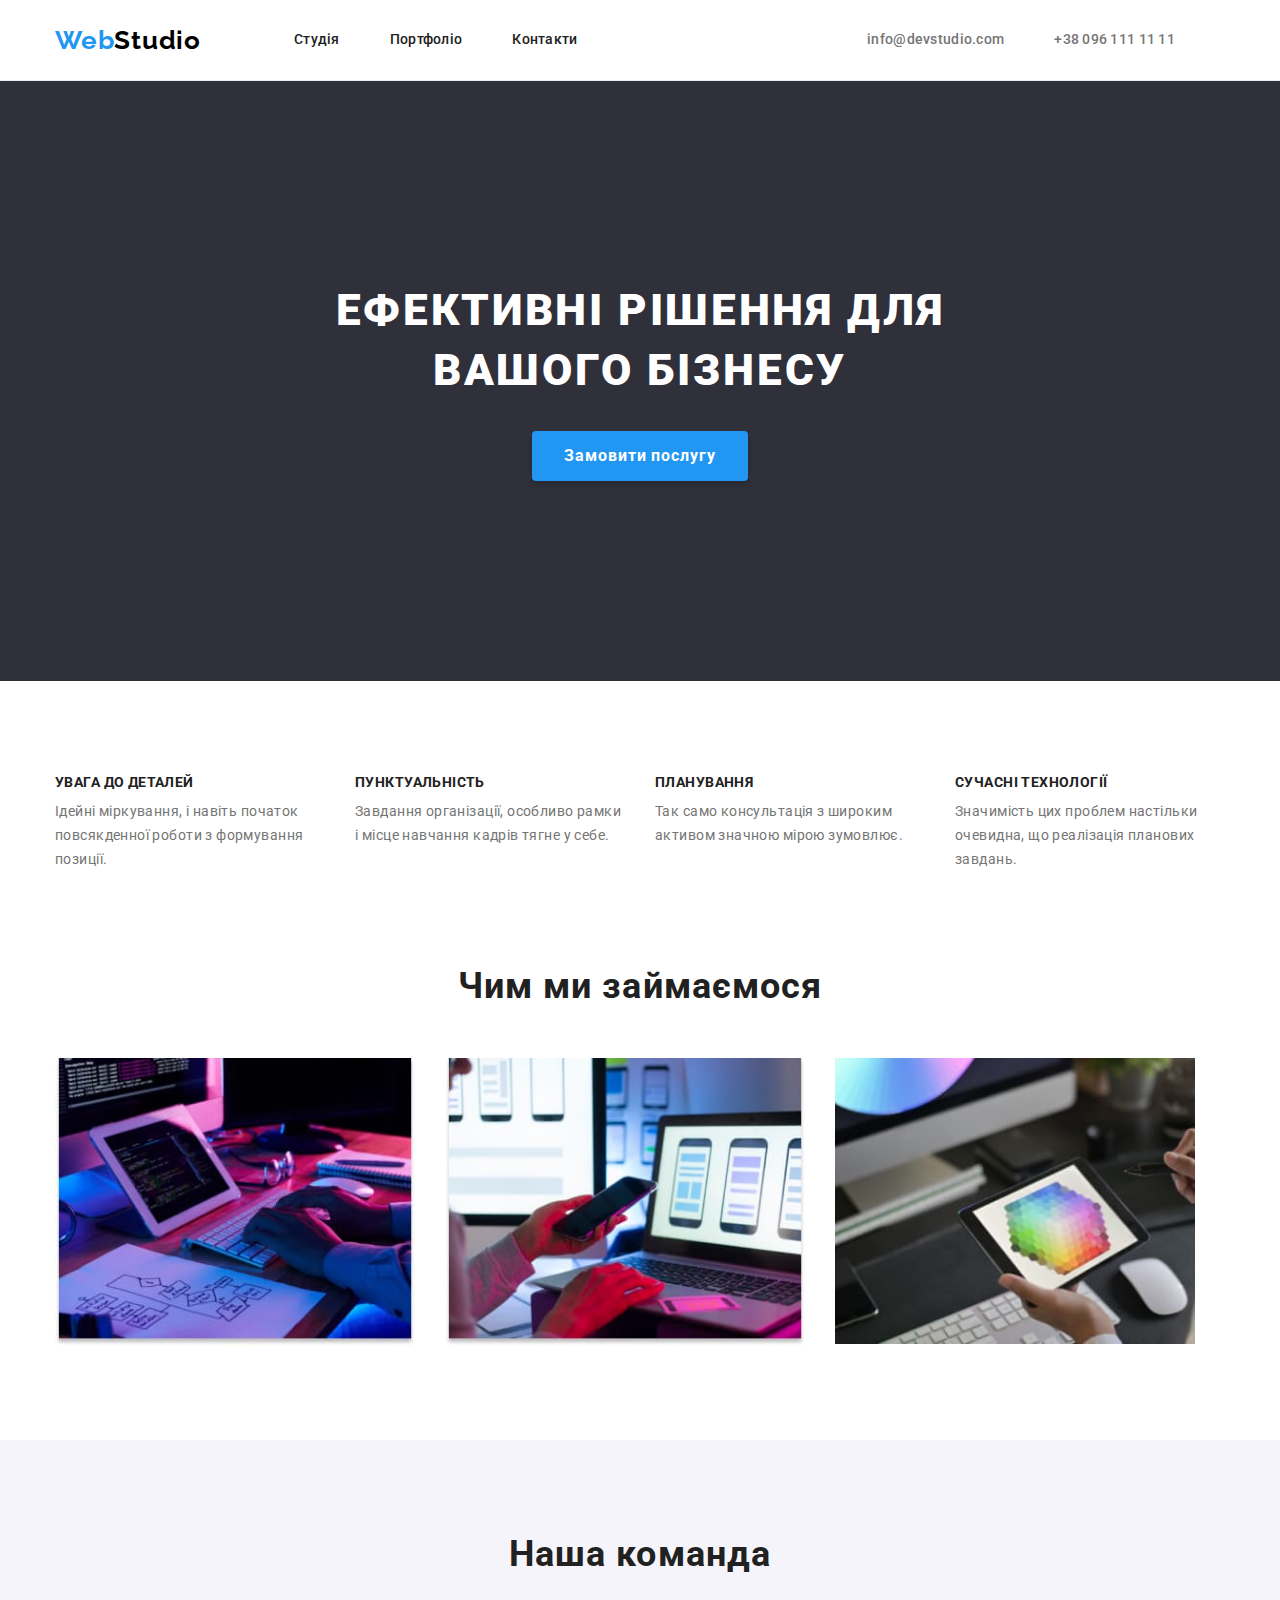
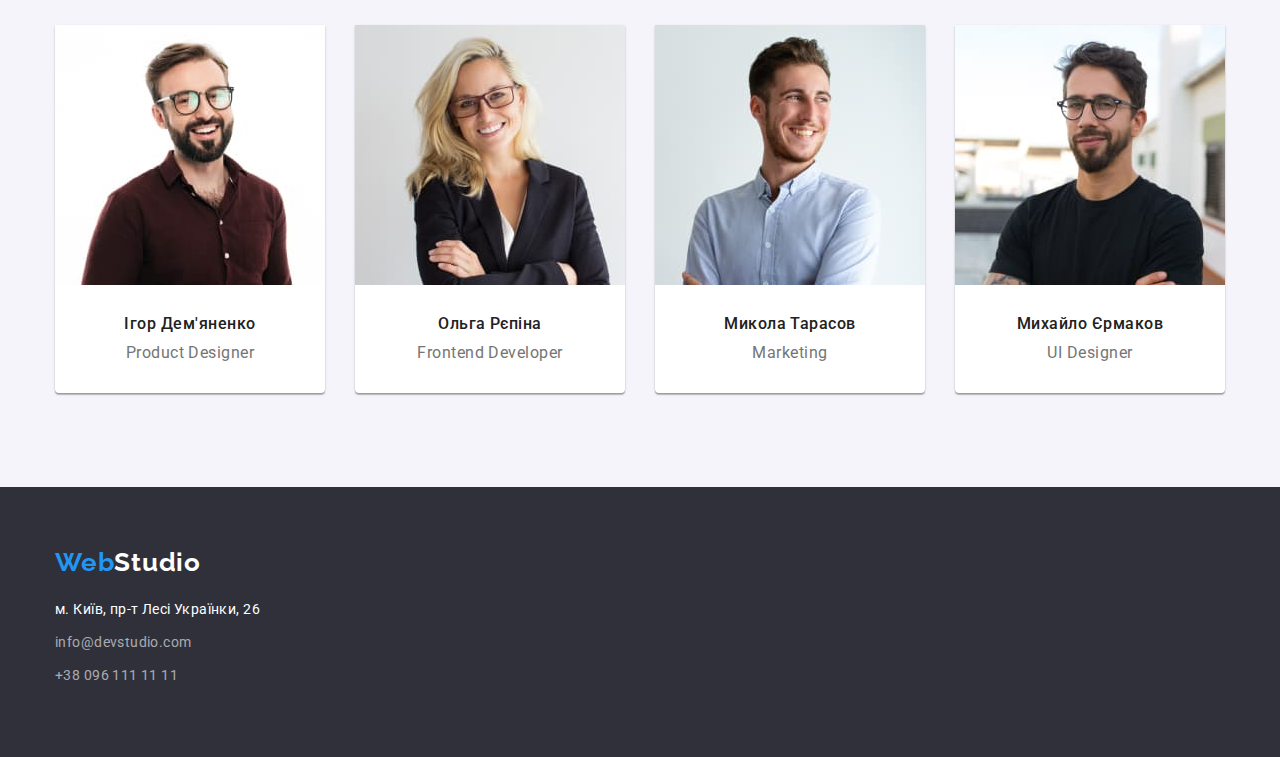
<file: index.html>
<!DOCTYPE html>
<html lang="uk">
  <head>
    <meta charset="UTF-8" />
    <meta http-equiv="X-UA-Compatible" content="IE=edge" />
    <meta name="viewport" content="width=device-width, initial-scale=1.0" />
    <title>WebStudio</title>
    <link
      rel="stylesheet"
      href="https://cdnjs.cloudflare.com/ajax/libs/modern-normalize/1.1.0/modern-normalize.min.css"
    />
    <link rel="stylesheet" href="./css/styles.css" />
    <link rel="preconnect" href="https://fonts.googleapis.com" />
    <link rel="preconnect" href="https://fonts.gstatic.com" crossorigin />
    <link
      href="https://fonts.googleapis.com/css2?family=Raleway:wght@700&family=Roboto:wght@400;500;700;900&display=swap"
      rel="stylesheet"/>
  </head>

  <body>
  <header class="header">
    <div class="container header-container">
      <a class="logo" href="./index.html"><span class="color-logo">Web</span>Studio</a>
      <nav class="nav">
        <ul class="nav-list">
          <li class="nav-item"><a class="nav-link" href="./index.html">Студія</a></li>
          <li class="nav-item"><a class="nav-link" href="./portfolio.html">Портфоліо</a></li>
          <li class="nav-item"><a class="nav-link" href="#">Контакти</a></li>
        </ul>
      </nav>
      <ul class="contact-list">
        <li class="contact-item">
          <a class="contact-link" href="mailto:info@devstudio.com">info@devstudio.com</a>
        </li>
        <li class="contact-item">
          <a class="contact-link" href="tel:+380961111111">+38 096 111 11 11</a>
        </li>
      </ul>
    </div>
  </header>


    <main class="main">
      <section class=" section section-banner">
        <div class="container">
          <h1 class="banner-titel">Ефективні рішення для вашого бізнесу</h1>
          <button class="banner-button" type="button">Замовити послугу</button>
        </div>
      </section>

      <section class="section section-advantage">
        <div class="container">
          <h2 class="visually-hidden">Наші переваги</h2>
          <ul class="advantage-list">
            <li class="advantage-item">
              <h3 class="advantage-subtitel">Увага до деталей</h3>
              <p class="advantage-text">
                Ідейні міркування, і навіть початок повсякденної роботи з формування позиції.
              </p>
            </li>
            <li class="advantage-item">
              <h3 class="advantage-subtitel">Пунктуальність</h3>
              <p class="advantage-text">
                Завдання організації, особливо рамки і місце навчання кадрів тягне у себе.
              </p>
            </li>
            <li class="advantage-item">
              <h3 class="advantage-subtitel">Планування</h3>
              <p class="advantage-text">
                Так само консультація з широким активом значною мірою зумовлює.
              </p>
            </li>
            <li class="advantage-item">
              <h3 class="advantage-subtitel">Сучасні технології</h3>
              <p class="advantage-text">
                Значимість цих проблем настільки очевидна, що реалізація планових завдань.
              </p>
            </li>
          </ul>
        </div>
      </section>

      <section class="section section-speciality">
        <div class="container">
          <h2 class="speciality-titel">Чим ми займаємося</h2>
          <ul class="speciality-list">
            <li class="speciality-item">
              <img
                class="speciality-image"
                src="./images/box1.jpg"
                alt="Розробник пише код"
                width="370"
              />
            </li>
            <li class="speciality-item">
              <img
                class="speciality-image"
                src="./images/box2.jpg"
                alt="Користувач підключає телефон до ноутбуку"
                width="370"
              />
            </li>
            <li class="speciality-item">
              <img
                class="speciality-image"
                src="./images/box3.jpg"
                alt="Дизайнер вибирає колір на планшеті"
                width="370"
              />
            </li>
          </ul>
        </div>
      </section>

      <section class="section section-team">
        <div class="container">
          <h2 class="team-titel">Наша команда</h2>
          <ul class="team-list">
            <li class="team-item">
              <img
                class="team-image"
                src="./images/img1.jpg"
                alt="Фото Ігоря Дем'яненко"
                width="270"
              />
             <div class="team-desc">
                <h3 class="team-subtitel">Ігор Дем'яненко</h3>
                <p class="team-text">Product Designer</p>
             </div>
            </li>
            <li class="team-item">
              <img
                class="team-image"
                src="./images/img2.jpg"
                alt="Фото Ольги Рєпіной"
                width="270"
              />
          <div class="team-desc">
                <h3 class="team-subtitel">Ольга Рєпіна</h3>
                <p class="team-text">Frontend Developer</p>
          </div>
            </li>
            <li class="team-item">
              <img
                class="team-image"
                src="./images/img3.jpg"
                alt="Фото Миколи Тарасова"
                width="270"
              />
              <div class="team-desc">
                <h3 class="team-subtitel">Микола Тарасов</h3>
                <p class="team-text">Marketing</p>
              </div>
            </li>
            <li class="team-item">
              <img
                class="team-image"
                src="./images/img4.jpg"
                alt="Фото Михайла Єрмакова"
                width="270"
              />
              <div class="team-desc">
                <h3 class="team-subtitel">Михайло Єрмаков</h3>
                <p class="team-text">UI Designer</p>
              </div>
            </li>
          </ul>
        </div>
      </section>
    </main>

    <footer class="footer">
      <div class="container">
        <a class="logo footer-logo" href="./index.html"
          ><span class="color-logo">Web</span>Studio</a
        >
        <address class="address">
          <ul class="footer-list">
            <li class="footer-item">
              <a
                class="footer-llink-map"
                href="https://goo.gl/maps/CtNU3nowhyDTVTYz7"
                target="_blank"
                rel="noopener noreferrer nofollow"
              >
                м. Київ, пр-т Лесі Українки, 26
              </a>
            </li>
            <li class="footer-item">
              <a class="footer-llink-mail" href="mailto:info@devstudio.com">info@devstudio.com</a>
            </li>
            <li class="footer-item">
              <a class="footer-llink-tel" href="tel:+380961111111">+38 096 111 11 11</a>
            </li>
          </ul>
        </address>
      </div>
    </footer>
  </body>
</html>
</file>
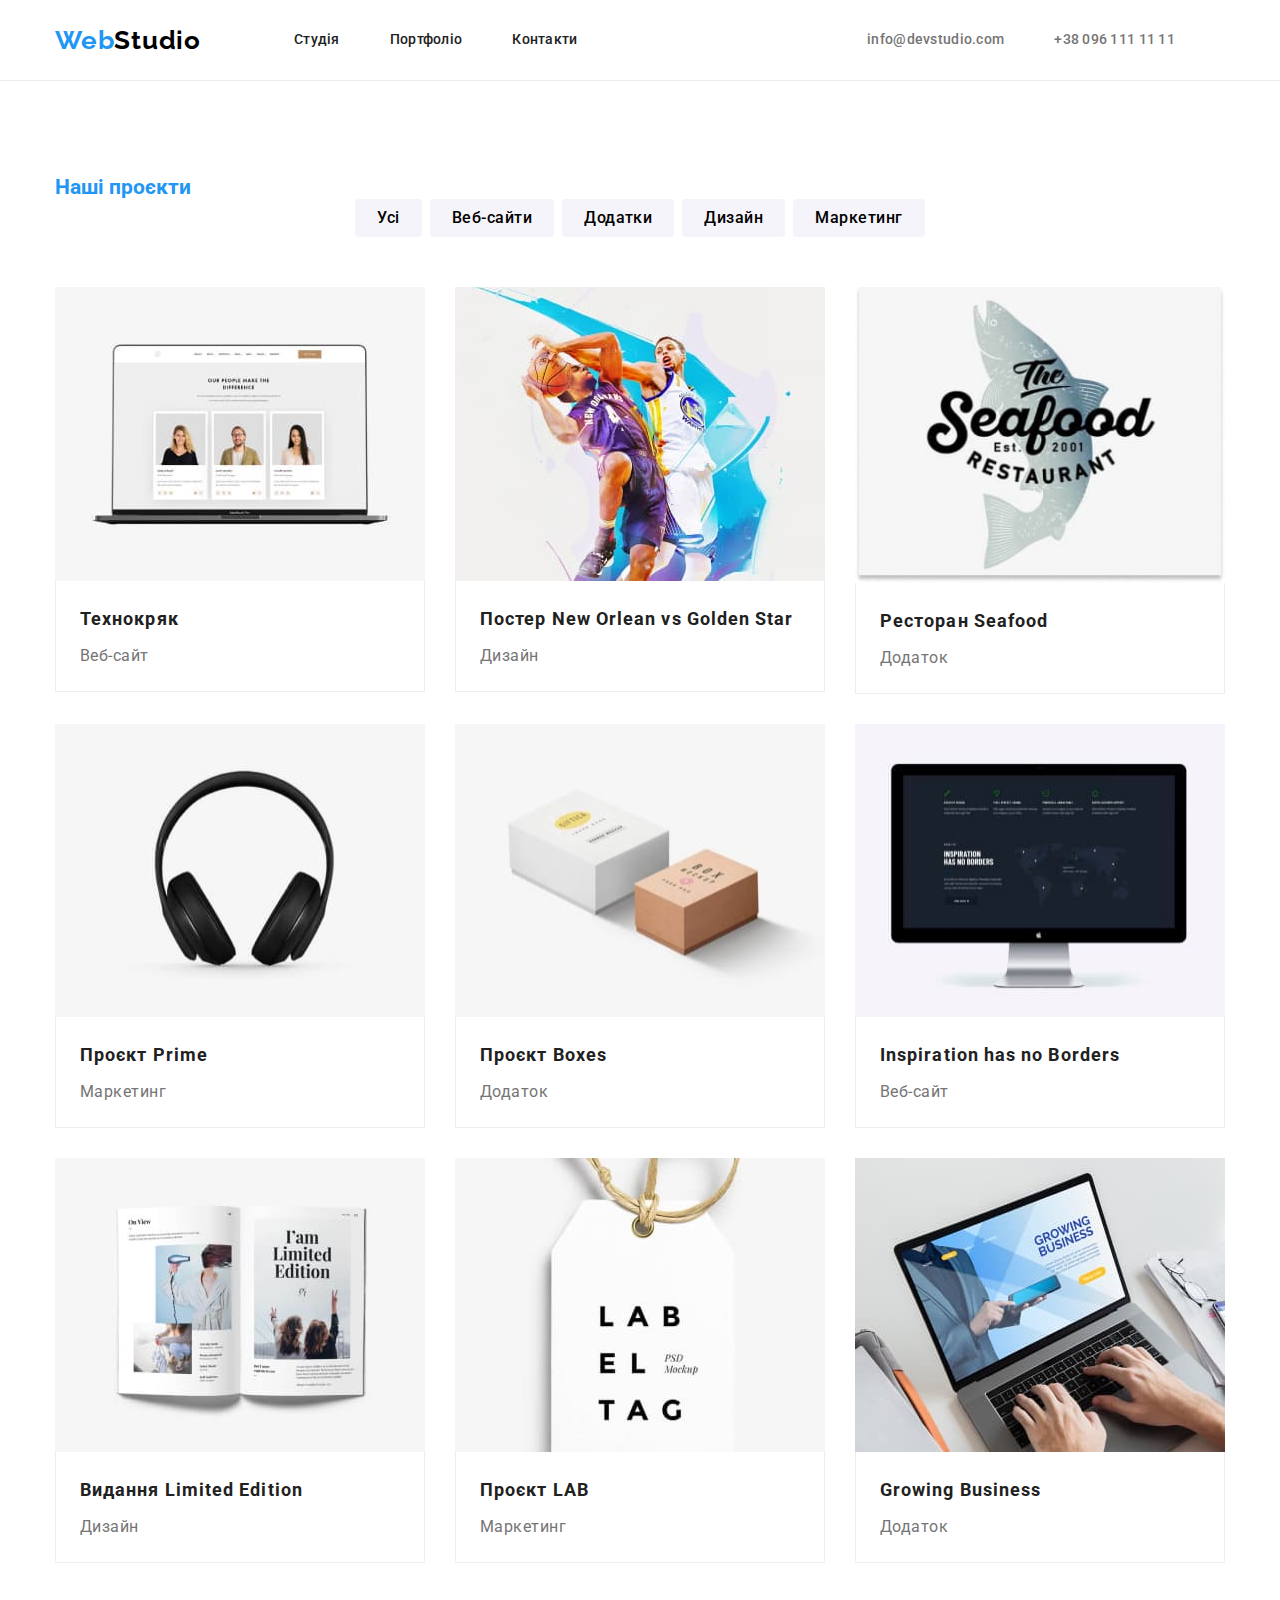
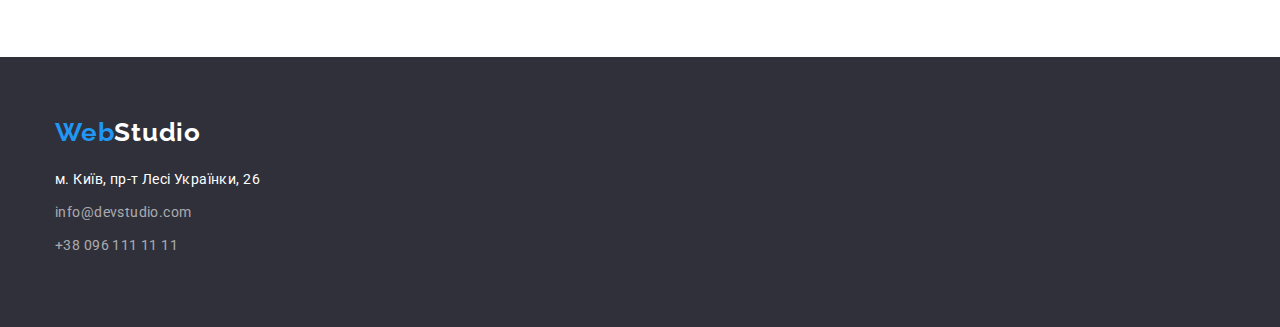
<file: portfolio.html>
<!DOCTYPE html>
<html lang="uk">
  <head>
    <meta charset="UTF-8" />
    <meta http-equiv="X-UA-Compatible" content="IE=edge" />
    <meta name="viewport" content="width=device-width, initial-scale=1.0" />
    <title>WebStudio/Portfolio</title>
    <link
      rel="stylesheet"
      href="https://cdnjs.cloudflare.com/ajax/libs/modern-normalize/1.1.0/modern-normalize.min.css"
    />
    <link rel="stylesheet" href="./css/styles.css" />
    <link rel="preconnect" href="https://fonts.googleapis.com" />
    <link rel="preconnect" href="https://fonts.gstatic.com" crossorigin />
    <link
      href="https://fonts.googleapis.com/css2?family=Raleway:wght@700&family=Roboto:wght@400;500;700;900&display=swap"
      rel="stylesheet"
    />
  </head>

  <body>
    <header class="header">
      <div class="container header-container">
        <a class="logo" href="./index.html"><span class="color-logo">Web</span>Studio</a>
        <nav class="nav">
          <ul class="nav-list">
            <li class="nav-item"><a class="nav-link" href="./index.html">Студія</a></li>
            <li class="nav-item"><a class="nav-link" href="./portfolio.html">Портфоліо</a></li>
            <li class="nav-item"><a class="nav-link" href="#">Контакти</a></li>
          </ul>
        </nav>
        <ul class="contact-list">
          <li class="contact-item">
            <a class="contact-link" href="mailto:info@devstudio.com">info@devstudio.com</a>
          </li>
          <li class="contact-item">
            <a class="contact-link" href="tel:+380961111111">+38 096 111 11 11</a>
          </li>
        </ul>
      </div>
    </header>

    <main class="main-portfolio">
      <section class="section section-work">
        <div class="container">
          <h2 class="visually-hidden">Наші проєкти</h2>
          <ul class="filter-list">
            <li class="filter-item">
              <button class="filter-button" type="button">Усі</button>
            </li>
            <li class="filter-item">
              <button class="filter-button" type="button">Веб-сайти</button>
            </li>
            <li class="filter-item">
              <button class="filter-button" type="button">Додатки</button>
            </li>
            <li class="filter-item">
              <button class="filter-button" type="button">Дизайн</button>
            </li>
            <li class="filter-item">
              <button class="filter-button" type="button">Маркетинг</button>
            </li>
          </ul>

          <ul class="card-list">
            <li class="card-item">
              <a class="card-link" href="#">
                <img
                  class="card-image"
                  src="./images/img.jpg"
                  alt="Ноутбук"
                  width="370"
                />
                <div class="card-desc">
                  <h3 class="card-titel">Технокряк</h3>
                  <p class="card-text">Веб-сайт</p>
                </div>
              </a>
            </li>
            <li class="card-item">
              <a class="card-link" href="#">
                <img class="card-image" src="./images/img(1).jpg" alt="Гра в баскетбол" width="370" />
                <div class="card-desc">
                  <h3 class="card-titel">Постер New Orlean vs Golden Star</h3>
                  <p class="card-text">Дизайн</p>
                </div>
              </a>
            </li>
            <li class="card-item">
              <a class="card-link" href="#">
                <img
                  class="card-image"
                  src="./images/img(2).jpg"
                  alt="Логотим ресторану"
                  width="370"
                />
               <div class="card-desc">
                  <h3 class="card-titel">Ресторан Seafood</h3>
                  <p class="card-text">Додаток</p>
               </div>
              </a>
            </li>
            <li class="card-item">
              <a class="card-link" href="#">
                <img
                  class="card-image"
                  src="./images/img(3).jpg"
                  alt="Навушники"
                  width="370"
                />
             <div class="card-desc">
                  <h3 class="card-titel">Проєкт Prime</h3>
                  <p class="card-text">Маркетинг</p>
             </div>
              </a>
            </li>
            <li class="card-item">
              <a class="card-link" href="">
                <img class="card-image" src="./images/img(4).jpg" alt="Коробки" width="370" />
                <div class="card-desc">
                  <h3 class="card-titel">Проєкт Boxes</h3>
                  <p class="card-text">Додаток</p>
                </div>
              </a>
            </li>
            <li class="card-item">
              <a class="card-link" href="#">
                <img class="card-image" src="./images/img(5).jpg" alt="Монітор" width="370" />
               <div class="card-desc">
                  <h3 class="card-titel">Inspiration has no Borders</h3>
                  <p class="card-text">Веб-сайт</p>
               </div>
              </a>
            </li>
            <li class="card-item">
              <a class="card-link" href="#">
                <img class="card-image" src="./images/img(6).jpg" alt="Книга" width="370" />
                <div class="card-desc">
                  <h3 class="card-titel">Видання Limited Edition</h3>
                  <p class="card-text">Дизайн</p>
                </div>
              </a>
            </li>
            <li class="card-item">
              <a class="card-link" href="#">
                <img class="card-image" src="./images/img(7).jpg" alt="Ярлик" width="370" />
            <div class="card-desc">
                  <h3 class="card-titel">Проєкт LAB</h3>
                  <p class="card-text">Маркетинг</p>
            </div>
              </a>
            </li>
            <li class="card-item">
              <a class="card-link" href="#">
                <img
                class="card-image"
                src="./images/img(8).jpg"
                alt="Розробник працює за ноутбуком"
                width="370"
              />
             <div class="card-desc">
                <h3 class="card-titel">Growing Business</h3>
                <p class="card-text">Додаток</p>
             </div>
              </a>
            </li>
          </ul>
        </div>
      </section>
    </main>

    <footer class="footer">
      <div class="container">
        <a class="logo footer-logo" href="./index.html"
          ><span class="color-logo">Web</span>Studio</a
        >
        <address class="address">
          <ul class="footer-list">
            <li class="footer-item">
              <a
                class="footer-llink-map"
                href="https://goo.gl/maps/CtNU3nowhyDTVTYz7"
                target="_blank"
                rel="noopener noreferrer nofollow"
              >
                м. Київ, пр-т Лесі Українки, 26
              </a>
            </li>
            <li class="footer-item">
              <a class="footer-llink-mail" href="mailto:info@devstudio.com">info@devstudio.com</a>
            </li>
            <li class="footer-item">
              <a class="footer-llink-tel" href="tel:+380961111111">+38 096 111 11 11</a>
            </li>
          </ul>
        </address>
      </div>
    </footer>
  </body>
</html>
</file>
<file: css/styles.css>
a {
  text-decoration: none;
}

img {
  display: block;
}

ul {
  list-style: none;
  margin-top: 0;
  margin-bottom: 0;
  padding-left: 0;
}

p {
  margin-top: 0;
  margin-bottom: 0;
}

h1,
h2,
h3,
h4,
h5,
h6 {
  margin-top: 0;
  margin-bottom: 0;
}

:root {
  --primary-titel-color: #212121;
  --primary-text-color: #757575;
  --logo-color: #000000;
  --primary-color: #ffffff;
  --secondary-background-color: #f5f4fa;
  --footer-background-color: #2f303a;
  --accent-color: #2196f3;
  --button-active-color: #188ce8;
  --header-border-color: #ececec;
  --card-border-color: #eeeeee;
  --footer-contact-color: rgba(255, 255, 255, 0.6);
}

body {
  font-family: 'Roboto', sans-serif;
  font-size: 14px;
  color: var(--primary-text-color);
  background-color: var(--primary-color);
}

.container {
  width: 100%;
  max-width: 1200px;
  margin-left: auto;
  margin-right: auto;
  padding-left: 15px;
  padding-right: 15px;
}

.section {
  padding-top: 94px;
  padding-bottom: 94px;
}

.header {
  border-bottom: 1px solid var(--header-border-color);
}

.header-container {
  display: flex;
  align-items: center;
}

.logo {
  font-family: 'Raleway', sans-serif;
  font-weight: 700;
  font-size: 26px;
  line-height: 1.19;
  letter-spacing: 0.03em;
  color: var(--logo-color);
}

.color-logo {
  color: var(--accent-color);
}

.nav {
  margin-left: 93px;
}

.nav-list {
  display: flex;
}

.nav-item,
.nav-item:not(:last-child) {
  margin-right: 50px;
}

.nav-link {
  display: block;
  padding-top: 32px;
  padding-bottom: 32px;

  font-weight: 500;
  line-height: 1.14;
  letter-spacing: 0.02em;
  color: var(--primary-titel-color);
}

.nav-link:hover,
.nav-link:focus {
  color: var(--accent-color);
}

.contact-list {
  display: flex;
  margin-left: auto;
}

.contact-item,
.contact-item:not(:last-child) {
  margin-right: 50px;
}

.contact-link {
  display: block;
  padding-top: 32px;
  padding-bottom: 32px;

  font-weight: 500;
  line-height: 1.14;
  letter-spacing: 0.02em;
  color: var(--primary-text-color);
}

.contact-link:hover,
.contact-link:focus {
  color: var(--accent-color);
}

.main
.section-banner {
  padding-top: 200px;
  padding-bottom: 200px;
  background-color: var(--footer-background-color);
}

.banner-titel {
  display: block;
  max-width: 696px;
  margin-left: auto;
  margin-right: auto;
  margin-bottom: 30px;

  font-weight: 900;
  font-size: 44px;
  line-height: 1.36;
  text-align: center;
  letter-spacing: 0.06em;
  text-transform: uppercase;
  color: var(--primary-color);
}

.banner-button {
  display: block;
  margin-left: auto;
  margin-right: auto;
  padding: 10px 32px;

  font-family: inherit;
  font-weight: 700;
  font-size: 16px;
  line-height: 1.87;
  text-align: center;
  letter-spacing: 0.06em;
  cursor: pointer;
  color: var(--primary-color);
  background-color: var(--accent-color);
  box-shadow: 0px 4px 4px rgba(0, 0, 0, 0.15);
  border: 0;
  border-radius: 4px;
}

.banner-button:hover,
.banner-button:focus {
  background: var(--button-active-color);
}

.section-advantage
.visually-hidden {
  position: absolute;
  white-space: nowrap;
  width: 1px;
  height: 1px;
  overflow: hidden;
  border: 0;
  padding: 0;
  clip: rect(0 0 0 0);
  clip-path: inset(50%);
  margin: -1px;
}

.advantage-list {
  display: flex;
  justify-content: space-between;
}

.advantage-item {
  width: calc((100% - 90px) / 4);
}

.advantage-item:not(:last-child) {
  margin-right: 30px;
}

.advantage-subtitel {
  margin-bottom: 10px;

  font-weight: 700;
  font-size: 14px;
  line-height: 1.14;
  letter-spacing: 0.03em;
  text-transform: uppercase;
  color: var(--primary-titel-color);
}

.advantage-text {
  line-height: 1.71;
  letter-spacing: 0.03em;
}

.section-speciality {
  padding-top: 0;
}

.speciality-titel {
  margin-bottom: 50px;

  font-weight: 700;
  font-size: 36px;
  line-height: 1.16;
  text-align: center;
  letter-spacing: 0.03em;
  color: var(--primary-titel-color);
}

.speciality-list {
  display: flex;
}

.speciality-item,
.speciality-item:not(:last-child) {
  margin-right: 30px;
}

.speciality-image {
  display: block;
  max-width: 100%;
  height: auto;
}

.section-team {
  background-color: var(--secondary-background-color);
}

.team-titel {
  margin-bottom: 50px;

  font-weight: 700;
  font-size: 36px;
  line-height: 1.16;
  text-align: center;
  letter-spacing: 0.03em;
  color: var(--primary-titel-color);
}

.team-list {
  display: flex;
}

.team-item {
  background-color: var(--primary-color);
  box-shadow: 0px 1px 3px rgba(0, 0, 0, 0.12), 0px 1px 1px rgba(0, 0, 0, 0.14),
    0px 2px 1px rgba(0, 0, 0, 0.2);
  border-radius: 0px 0px 4px 4px;
}

.team-item:not(:last-child) {
  margin-right: 30px;
}

.team-image {
  display: block;
  max-width: 100%;
  height: auto;
}

.team-desc {
  padding-top: 30px;
  padding-bottom: 30px;
}

.team-subtitel {
  margin-bottom: 10px;

  font-weight: 500;
  font-size: 16px;
  line-height: 1.18;
  letter-spacing: 0.03em;
  text-align: center;
  color: var(--primary-titel-color);
}

.team-text {
  font-size: 16px;
  line-height: 1.18;
  letter-spacing: 0.03em;
  text-align: center;
}

.footer {
  padding-top: 60px;
  padding-bottom: 60px;

  background-color: var(--footer-background-color);
}

.footer-logo {
  display: block;
  margin-bottom: 20px;

  color: var(--primary-color);
}

.address,
.footer-list,
.footer-item,
.footer-item:not(:last-child) {
  margin-bottom: 9px;
}

.footer-llink-map {
  font-style: normal;
  line-height: 1.71;
  letter-spacing: 0.03em;
  color: var(--primary-color);
}

.footer-llink-map:hover,
.footer-llink-map:focus {
  color: var(--accent-color);
}

.footer-llink-mail {
  font-style: normal;
  line-height: 1.71;
  letter-spacing: 0.03em;
  color: var(--footer-contact-color);
}

.footer-llink-mail:hover,
.footer-llink-mail:focus {
  color: var(--accent-color);
}

.footer-llink-tel {
  font-style: normal;
  line-height: 1.71;
  letter-spacing: 0.03em;
  color: var(--footer-contact-color);
}

.footer-llink-tel:hover,
.footer-llink-tel:focus {
  color: var(--accent-color);
}

/* style portfolio */

.main-portfolio {
  background-color: var(--primary-color);
}

.section-work,
.active {
  color: var(--accent-color);
}

.filter-list {
  display: flex;
  justify-content: center;
  margin-bottom: 50px;
  gap: 8px;
}

.filter-button {
  padding: 6px 22px;

  font-family: inherit;
  font-weight: 500;
  font-size: 16px;
  line-height: 1.62;
  text-align: center;
  letter-spacing: 0.03em;
  cursor: pointer;
  background-color: var(--secondary-background-color);
  /* box-shadow: 0px 3px 1px rgba(0, 0, 0, 0.1), 0px 1px 2px rgba(0, 0, 0, 0.08),
    0px 2px 2px rgba(0, 0, 0, 0.12); */
  border: transparent;
  border-radius: 4px;
}

.filter-button:hover,
.filter-button:focus {
  color: var(--primary-color);
  background-color: var(--accent-color);
}

.card-list {
  display: flex;
  flex-wrap: wrap;
  gap: 30px;
}

.card-item {
  width: calc((100% - 60px) / 3);
}

.card-link,
.card-image {
  display: block;
  max-width: 100%;
  height: auto;
}

.card-desc {
  padding: 20px 24px;

  border-bottom: 1px solid var(--card-border-color);
  border-right: 1px solid var(--card-border-color);
  border-left: 1px solid var(--card-border-color);
}

.card-titel {
  margin-bottom: 4px;

  font-weight: 700;
  font-size: 18px;
  line-height: 2;
  letter-spacing: 0.06em;
  color: var(--primary-titel-color);
}

.card-text {
  font-size: 16px;
  line-height: 1.87;
  letter-spacing: 0.03em;
  color: var(--primary-text-color);
}
img{
  display: block;
    max-width: 100%;
    height: auto;
  }
</file>
